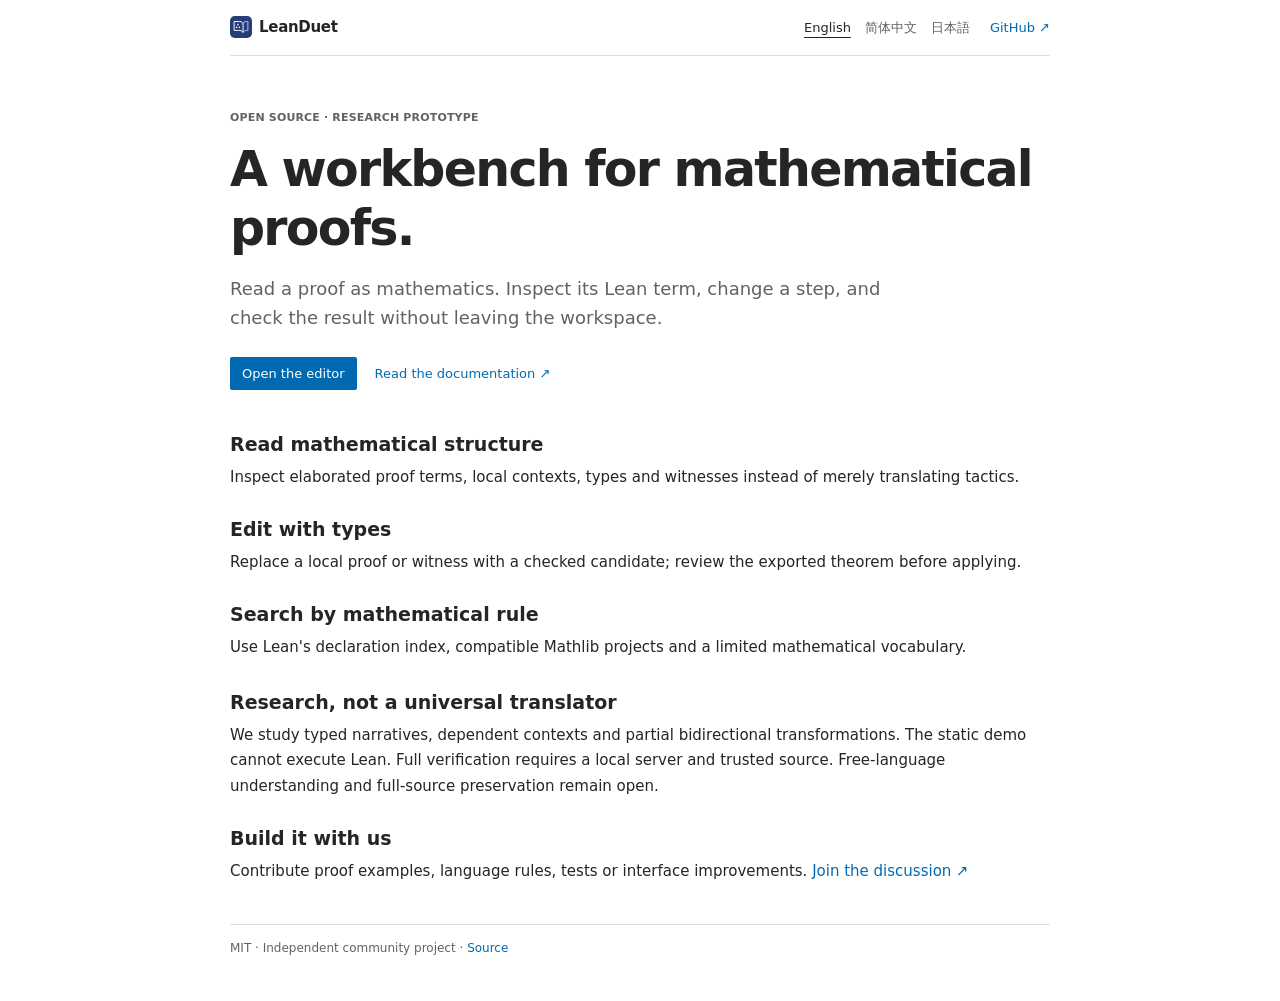
<file: web/about.html>
<!doctype html>
<html lang="en" data-theme="light"><head><meta charset="utf-8"><meta name="viewport" content="width=device-width,initial-scale=1"><title>About LeanDuet · 项目介绍 · プロジェクト紹介</title><link rel="stylesheet" href="style.css"><link rel="stylesheet" href="about.css"><link rel="icon" href="logo.svg" type="image/svg+xml"></head>
<body class="about-page"><header class="about-nav"><a class="brand" href="./"><img src="logo.svg" width="36" height="36" alt=""><span>Lean<span class="accent">Duet</span></span></a><nav aria-label="Language"><a href="#en" lang="en">English</a><a href="#zh" lang="zh-CN">简体中文</a><a href="#ja" lang="ja">日本語</a></nav><a href="https://github.com/Liangebra/leanduet">GitHub ↗</a></header>
<main class="about-main">
<article id="en" lang="en"><div class="eyebrow">OPEN SOURCE · RESEARCH PROTOTYPE</div><h1>A workbench for mathematical proofs.</h1><p class="lead">Read a proof as mathematics. Inspect its Lean term, change a step, and check the result without leaving the workspace.</p><div class="about-actions"><a class="launch" href="./">Open the editor</a><a href="https://github.com/Liangebra/leanduet/blob/main/README.md">Read the documentation ↗</a></div><div class="feature-grid"><section><h2>Read mathematical structure</h2><p>Inspect elaborated proof terms, local contexts, types and witnesses instead of merely translating tactics.</p></section><section><h2>Edit with types</h2><p>Replace a local proof or witness with a checked candidate; review the exported theorem before applying.</p></section><section><h2>Search by mathematical rule</h2><p>Use Lean's declaration index, compatible Mathlib projects and a limited mathematical vocabulary.</p></section></div><h2>Research, not a universal translator</h2><p>We study typed narratives, dependent contexts and partial bidirectional transformations. The static demo cannot execute Lean. Full verification requires a local server and trusted source. Free-language understanding and full-source preservation remain open.</p><h2>Build it with us</h2><p>Contribute proof examples, language rules, tests or interface improvements. <a href="./community.html">Join the discussion ↗</a></p></article>
<article id="zh" lang="zh-CN"><div class="eyebrow">开源 · 研究原型</div><h1>面向数学证明的工作台。</h1><p class="lead">在同一个工作区阅读数学证明、查看 Lean 证明项、修改推理并验证结果。</p><div class="about-actions"><a class="launch" href="./">打开编辑器</a><a href="https://github.com/Liangebra/leanduet/blob/main/README.zh-CN.md">阅读中文文档 ↗</a></div><div class="feature-grid"><section><h2>阅读数学结构</h2><p>提取 elaboration 后的真实证明项、局部上下文、类型和见证，而非逐行翻译 tactic。</p></section><section><h2>由类型约束编辑</h2><p>修改局部证明或构造性见证，审查经过验证的导出结果后再应用。</p></section><section><h2>按数学原理检索</h2><p>利用 Lean 的定理索引、兼容的 Mathlib 项目及受控数学概念词典。</p></section></div><h2>研究原型，而非万能翻译器</h2><p>研究类型化叙事、依赖上下文与部分双向变换。静态演示不执行 Lean；验证须启动本地服务并使用可信源码。自由自然语言解析、完整源码保留仍是研究目标。</p><h2>一起建设</h2><p>欢迎贡献数学证明案例、语言规则、测试或界面设计。<a href="./community.html">参与讨论 ↗</a></p></article>
<article id="ja" lang="ja"><div class="eyebrow">オープンソース · 研究用プロトタイプ</div><h1>数学の証明のためのワークベンチ。</h1><p class="lead">数学的な証明を読み、Lean の証明項を調べ、推論を編集して検証するための作業環境です。</p><div class="about-actions"><a class="launch" href="./">エディターを開く</a><a href="https://github.com/Liangebra/leanduet/blob/main/README.ja.md">日本語ドキュメント ↗</a></div><div class="feature-grid"><section><h2>数学的構造を読む</h2><p>tactic の単なる翻訳ではなく、elaboration 後の証明項、局所文脈、型、証人を調べます。</p></section><section><h2>型に基づいて編集する</h2><p>局所証明や存在証明の証人を置き換え、検査済みの候補を確認してから適用します。</p></section><section><h2>数学的な規則で検索する</h2><p>Lean の定理索引、互換性のある Mathlib プロジェクト、制御された数学用語を活用します。</p></section></div><h2>万能翻訳器ではなく、研究プロジェクト</h2><p>型付き数学的叙述、依存文脈、部分的な双方向変換を研究しています。静的デモでは Lean を実行できません。検証にはローカルサーバーと信頼できるコードが必要です。自由な自然言語の理解やソースの完全な保持は今後の課題です。</p><h2>一緒に開発しませんか</h2><p>証明例、数学用語、テスト、UI の改善を歓迎します。<a href="./community.html">議論に参加する ↗</a></p></article>
<footer>MIT · Independent community project · <a href="https://github.com/Liangebra/leanduet">Source</a></footer></main><script type="module" src="about.mjs"></script></body></html>
</file>
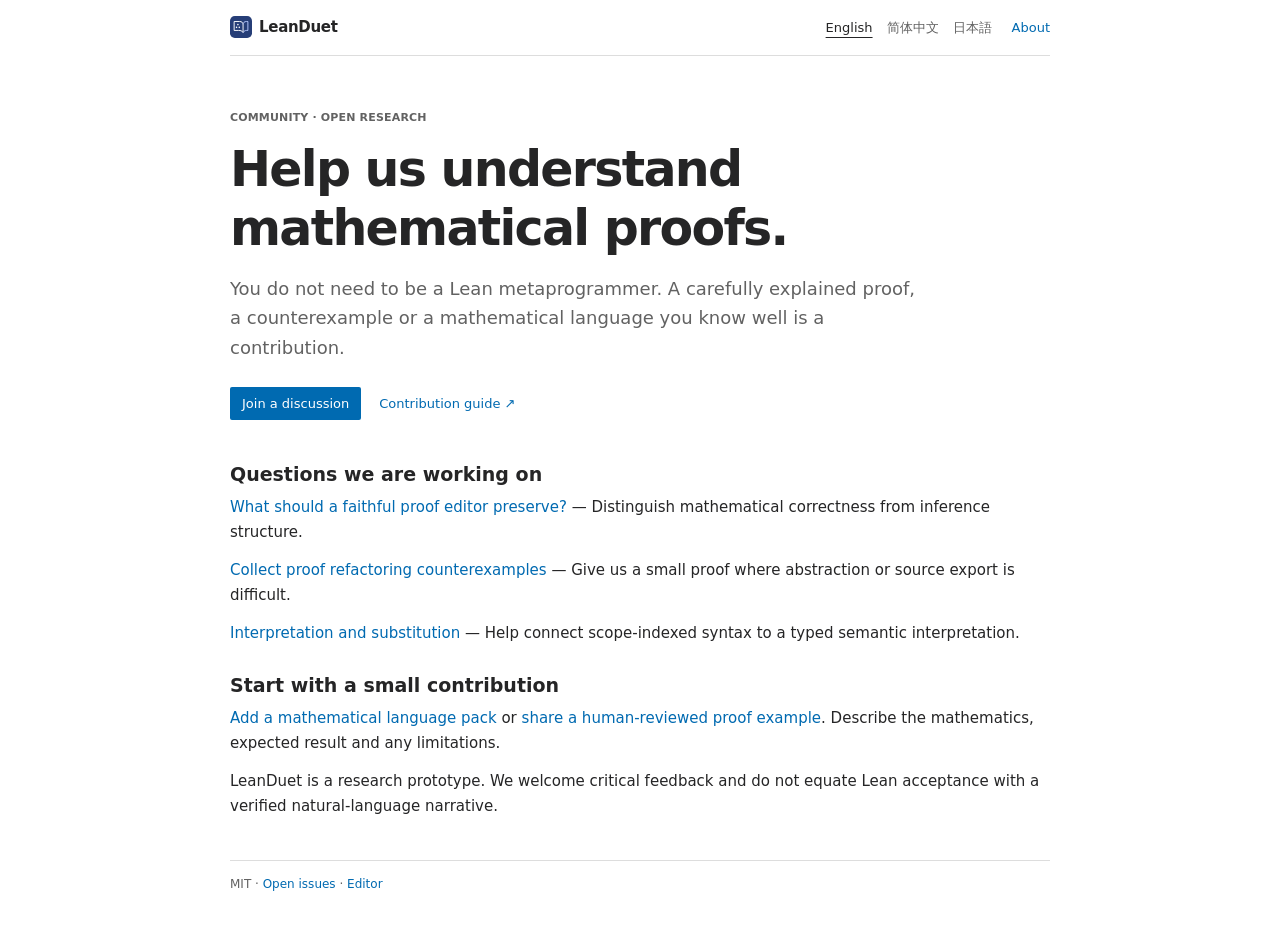
<file: web/community.html>
<!doctype html>
<html lang="en"><head><meta charset="utf-8"><meta name="viewport" content="width=device-width,initial-scale=1"><title>LeanDuet — Community</title><link rel="stylesheet" href="style.css"><link rel="stylesheet" href="about.css"><link rel="icon" href="logo.svg"></head>
<body class="about-page"><header class="about-nav"><a class="brand" href="./"><img src="logo.svg" width="36" height="36" alt=""><span>Lean<span class="accent">Duet</span></span></a><nav aria-label="Language"><a href="#en" lang="en">English</a><a href="#zh" lang="zh-CN">简体中文</a><a href="#ja" lang="ja">日本語</a></nav><a href="./about.html">About</a></header><main class="about-main">
<article id="en" lang="en"><div class="eyebrow">COMMUNITY · OPEN RESEARCH</div><h1>Help us understand mathematical proofs.</h1><p class="lead">You do not need to be a Lean metaprogrammer. A carefully explained proof, a counterexample or a mathematical language you know well is a contribution.</p><div class="about-actions"><a class="launch" href="https://github.com/Liangebra/leanduet/discussions">Join a discussion</a><a href="https://github.com/Liangebra/leanduet/blob/main/CONTRIBUTING.md">Contribution guide ↗</a></div><h2>Questions we are working on</h2><p><a href="https://github.com/Liangebra/leanduet/issues/7">What should a faithful proof editor preserve?</a> — Distinguish mathematical correctness from inference structure.</p><p><a href="https://github.com/Liangebra/leanduet/issues/9">Collect proof refactoring counterexamples</a> — Give us a small proof where abstraction or source export is difficult.</p><p><a href="https://github.com/Liangebra/leanduet/issues/10">Interpretation and substitution</a> — Help connect scope-indexed syntax to a typed semantic interpretation.</p><h2>Start with a small contribution</h2><p><a href="https://github.com/Liangebra/leanduet/issues/8">Add a mathematical language pack</a> or <a href="https://github.com/Liangebra/leanduet/issues/2">share a human-reviewed proof example</a>. Describe the mathematics, expected result and any limitations.</p><p>LeanDuet is a research prototype. We welcome critical feedback and do not equate Lean acceptance with a verified natural-language narrative.</p></article>
<article id="zh" lang="zh-CN"><div class="eyebrow">开源社区 · 开放研究</div><h1>一起研究如何理解数学证明。</h1><p class="lead">你不必懂 Lean 元编程。一份有数学思路的证明、一个反例，或者你熟悉的数学语言，都可以成为贡献。</p><div class="about-actions"><a class="launch" href="https://github.com/Liangebra/leanduet/discussions">参与讨论</a><a href="https://github.com/Liangebra/leanduet/blob/main/CONTRIBUTING.md">贡献指南 ↗</a></div><h2>值得共同研究的问题</h2><p><a href="https://github.com/Liangebra/leanduet/issues/7">证明编辑应当保持什么？</a>——区分数学正确性与推理结构的保真。</p><p><a href="https://github.com/Liangebra/leanduet/issues/9">证明重构反例库</a>——提供抽象或导出困难的小型证明。</p><p><a href="https://github.com/Liangebra/leanduet/issues/10">语义解释与代换</a>——探索作用域语法和类型化解释之间的相容性。</p><h2>从一个小贡献开始</h2><p><a href="https://github.com/Liangebra/leanduet/issues/8">贡献数学语言包</a>，或<a href="https://github.com/Liangebra/leanduet/issues/2">分享经过人工审阅的证明案例</a>。说明数学思路、预期结果与限制即可。</p><p>项目仍是研究原型，欢迎批判性意见；Lean 验证通过不代表自然语言叙事本身已被验证。</p></article>
<article id="ja" lang="ja"><div class="eyebrow">コミュニティ · オープンな研究</div><h1>数学の証明を一緒に理解する。</h1><p class="lead">Lean のメタプログラミングの知識は必須ではありません。丁寧な証明の説明、反例、数学用語も貢献になります。</p><div class="about-actions"><a class="launch" href="https://github.com/Liangebra/leanduet/discussions">議論に参加する</a><a href="https://github.com/Liangebra/leanduet/blob/main/CONTRIBUTING.md">貢献ガイド ↗</a></div><h2>研究課題</h2><p><a href="https://github.com/Liangebra/leanduet/issues/7">証明の編集で何を保持すべきか</a> — 正しさと推論構造を区別します。</p><p><a href="https://github.com/Liangebra/leanduet/issues/9">証明リファクタリングの反例</a> — 抽象化や出力が難しい小さな証明を募集します。</p><p><a href="https://github.com/Liangebra/leanduet/issues/10">意味解釈と代入</a> — スコープ付き構文と型付き意味解釈の関係を研究します。</p><h2>小さな貢献から</h2><p><a href="https://github.com/Liangebra/leanduet/issues/8">数学言語パック</a>や<a href="https://github.com/Liangebra/leanduet/issues/2">人が確認した証明例</a>を歓迎します。</p><p>研究用プロトタイプです。Lean の検査が自然言語の説明そのものを保証するわけではありません。</p></article><footer>MIT · <a href="https://github.com/Liangebra/leanduet/issues">Open issues</a> · <a href="./">Editor</a></footer></main><script type="module" src="about.mjs"></script></body></html>
</file>
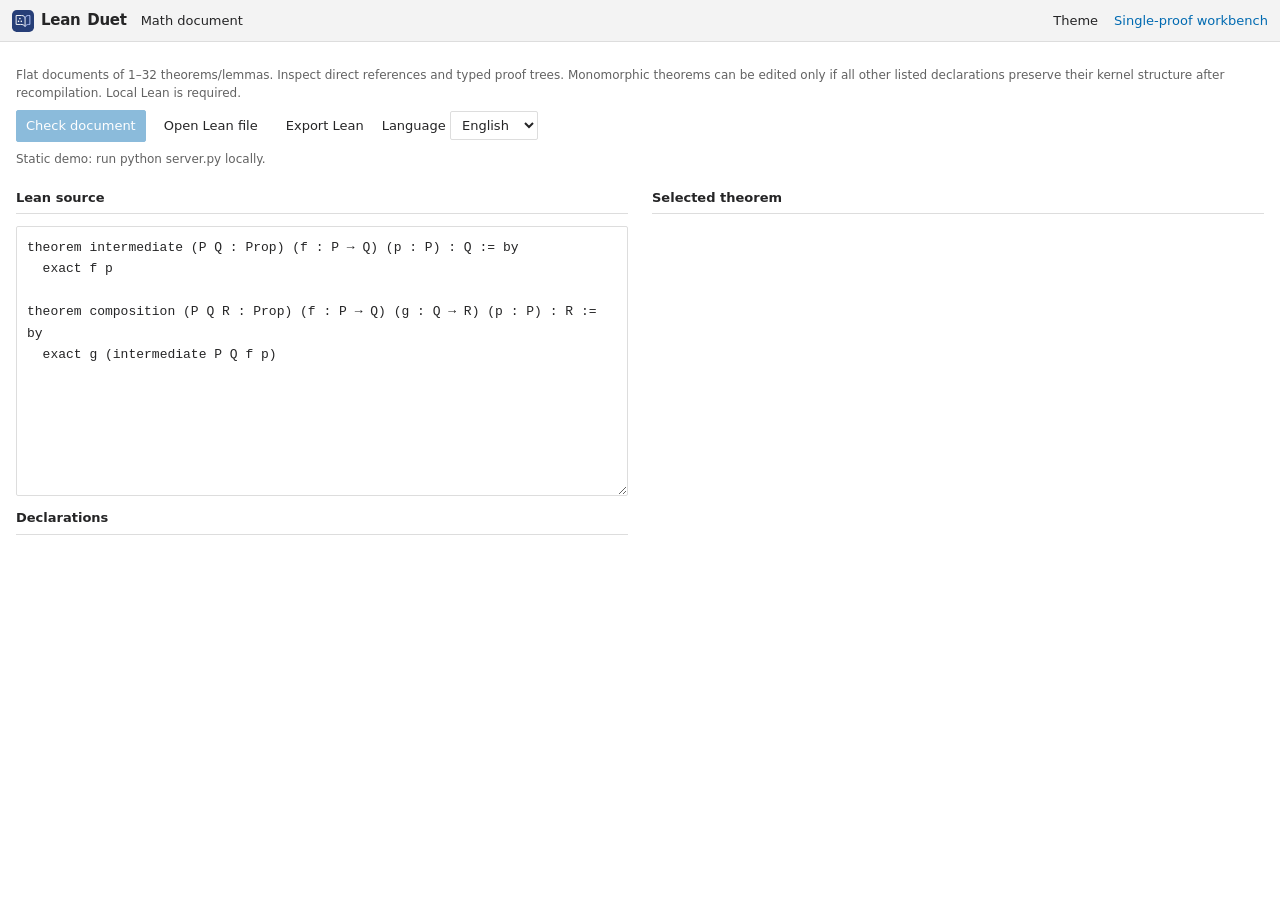
<file: web/document.html>
<!doctype html>
<html lang="en" data-theme="light"><head><meta charset="utf-8"><meta name="viewport" content="width=device-width,initial-scale=1"><title>LeanDuet — Math document</title><link rel="stylesheet" href="style.css"><link rel="stylesheet" href="document.css"></head>
<body class="documentPage"><header class="top"><a class="brand" href="./"><img src="logo.svg" alt="" width="28" height="28">Lean<span class="accent">Duet</span></a><span>Math document</span><div class="actions"><button id="docTheme">Theme</button><a href="./">Single-proof workbench</a></div></header>
<main class="documentMain"><p class="hint">Flat documents of 1–32 theorems/lemmas. Inspect direct references and typed proof trees. Monomorphic theorems can be edited only if all other listed declarations preserve their kernel structure after recompilation. Local Lean is required.</p>
<div class="documentActions"><button id="docAnalyze" class="primary">Check document</button><button id="docOpen">Open Lean file</button><input id="docFile" type="file" accept=".lean,text/plain" hidden><button id="docSave">Export Lean</button><label>Language <select id="docLanguage"></select></label></div><p id="docStatus" role="status" class="hint"></p>
<div class="documentGrid"><section><h2>Lean source</h2><textarea id="docSource" spellcheck="false" aria-label="Mathematical document Lean source"></textarea><h2>Declarations</h2><div id="docDecls"></div></section><section><h2>Selected theorem</h2><div id="docStatement"></div><div id="docProof"></div><section id="docEdit" hidden><h2>Local replacement</h2><p id="docTarget"></p><textarea id="docReplacement" spellcheck="false" aria-label="Replacement proof"></textarea><div class="documentActions"><button id="docPreview">Check replacement</button><button id="docApply" disabled>Apply checked preview</button></div><p id="docPatchStatus" role="status"></p><pre id="docPatch"></pre></section></section></div></main><script type="module" src="document.mjs"></script></body></html>
</file>
<file: web/style.css>
/* LeanDuet workbench — flat, editor-first layout. */
:root{
 color-scheme:light;--bg:#fff;--paper:#fff;--rail:#f3f3f3;--ink:#252526;--muted:#626262;--line:#ddd;--soft:#f3f3f3;--accent:#006ab1;--accent-soft:#e5eef6;--code:#fff;--warn:#a1260d;--mono:"Cascadia Code","SFMono-Regular",Consolas,"Liberation Mono",monospace;--split:50%;--top:42px;
}
html[data-theme=dark]{color-scheme:dark;--bg:#1e1e1e;--paper:#1e1e1e;--rail:#252526;--ink:#d4d4d4;--muted:#a6a6a6;--line:#3b3b3b;--soft:#2d2d30;--accent:#75b7ef;--accent-soft:#263b4e;--code:#1e1e1e;--warn:#f48771}
*{box-sizing:border-box}
body{margin:0;color:var(--ink);background:var(--bg);font:13px/1.5 system-ui,-apple-system,"Segoe UI",sans-serif}
button,input,textarea,select{font:inherit;color:inherit}
button{background:transparent;border:1px solid transparent;border-radius:2px;padding:5px 9px;cursor:pointer;font-weight:500;white-space:nowrap}
button:hover{background:var(--soft)}button:disabled{opacity:.45;cursor:not-allowed}button:focus-visible,a:focus-visible,input:focus-visible,textarea:focus-visible,select:focus-visible,summary:focus-visible,[role=separator]:focus-visible{outline:2px solid var(--accent);outline-offset:-2px}
button.primary{background:#006ab1;color:#fff;border-color:#006ab1}button.primary:hover{background:#005b99}a{color:var(--accent);text-decoration:none}a:hover{text-decoration:underline}small,.hint{color:var(--muted);font-size:12px;display:block;line-height:1.5}.hint{margin:8px 0}pre,code{font-family:var(--mono)}pre{white-space:pre-wrap;overflow-wrap:anywhere;margin:8px 0;max-height:240px;overflow:auto;font-size:12px;line-height:1.6}
[hidden]{display:none!important}
.top{height:var(--top);display:flex;align-items:center;gap:14px;padding:0 12px;background:var(--rail);border-bottom:1px solid var(--line);position:sticky;top:0;z-index:10}
.brand{display:flex;align-items:center;gap:7px;color:var(--ink);font-size:15px;font-weight:650;letter-spacing:-.02em;white-space:nowrap}.brand img{width:22px;height:22px}.brand small{display:none}.accent{color:var(--ink)}
.topname{flex:1;min-width:0;display:flex;align-items:center;justify-content:center;gap:8px;overflow:hidden}.topname #docname{overflow:hidden;text-overflow:ellipsis;white-space:nowrap;font-size:12px}
.actions,.workactions,.panelactions,.diaghead{display:flex;align-items:center;gap:6px}.top .actions{margin-left:auto}.iconlink{color:var(--ink);font-size:12px;white-space:nowrap;padding:5px 6px}.iconlink:hover{background:var(--soft);text-decoration:none}
.pill{font-size:11px;color:var(--muted);white-space:nowrap}.pill[data-state=dirty]{color:var(--warn)}.pill[data-state=pass]{color:var(--accent)}
.shell{height:calc(100dvh - var(--top));display:grid;grid-template-columns:212px minmax(0,1fr);min-height:0}.explorer-hidden .shell{grid-template-columns:minmax(0,1fr)}.explorer-hidden .rail{display:none}
.rail{background:var(--rail);border-right:1px solid var(--line);display:flex;flex-direction:column;gap:1px;padding:9px 0;min-height:0;overflow:auto}
.rail-title,.section-label,.eyebrow{font-size:11px;font-weight:600;color:var(--muted);letter-spacing:.015em}.rail-title,.section-label{padding:5px 12px;display:flex;justify-content:space-between;gap:8px}.rail-title{margin-bottom:8px}.section-label{margin:12px 0 2px;background:var(--soft);color:var(--ink)}
.railbtn,.example,.outlineItem{display:block;width:100%;text-align:left;border:0;border-radius:0;font-size:12px;white-space:normal;overflow-wrap:anywhere;padding:5px 14px}.example.active,.outlineItem.active{background:var(--accent-soft);color:var(--ink)}.outlineItem{font-family:var(--mono);font-weight:400}.railfoot{margin-top:auto;padding:16px 12px 0}.railfoot a{display:block;color:var(--muted);font-size:12px;margin:3px 0}.railfoot small{margin-top:9px}
.shell>main{display:flex;flex-direction:column;min-width:0;min-height:0;overflow:hidden}
.worktop{display:flex;justify-content:space-between;align-items:center;gap:12px;padding:6px 12px;border-bottom:1px solid var(--line);min-height:44px;background:var(--paper)}
.worktop>div:first-child{min-width:0}.worktop .eyebrow{display:none}.worktop h1{font-size:14px;font-weight:600;margin:0;overflow-wrap:anywhere;line-height:1.4}#theoremMeta{font-size:11px;color:var(--muted);margin:0;overflow-wrap:anywhere}
.switch{display:flex;align-items:center;gap:4px;font-size:12px;color:var(--muted);white-space:nowrap}.workactions button{font-size:12px}.workactions button[aria-pressed=true]{background:var(--accent-soft)}
.notice{padding:5px 12px;background:var(--paper);color:var(--muted);font-size:11px;white-space:pre-wrap;overflow-wrap:anywhere;max-height:84px;overflow:auto;border-bottom:1px solid var(--line)}.notice.error{color:var(--warn);background:var(--soft)}
.panes{display:grid;grid-template-columns:minmax(0,var(--split)) 5px minmax(0,1fr);flex:1;min-height:0;min-width:0;overflow:hidden}
.pane{background:var(--paper);min-width:0;min-height:0;display:flex;flex-direction:column;overflow:hidden}.panehead{display:flex;justify-content:space-between;align-items:center;gap:8px;padding:7px 13px;min-height:34px;background:var(--rail)}.panehead .eyebrow{display:none}.panehead h2{font-size:12px;font-weight:600;margin:0}.splitter{background:var(--line);cursor:col-resize;touch-action:none;outline-offset:-1px}.splitter:hover,.splitter:focus-visible,.splitter.dragging{background:var(--accent)}
.tabs{display:flex;gap:0;padding:0;background:var(--rail);border-bottom:1px solid var(--line);overflow:auto;flex-shrink:0}.tabs button{font-size:12px;padding:8px 12px;border:0;border-radius:0;border-top:2px solid transparent;color:var(--muted)}.tabs button[aria-pressed=true]{background:var(--paper);color:var(--ink);border-top-color:var(--accent)}
.readingView,.tabbody{flex:1;min-height:0;overflow:auto;min-width:0}.readingView{padding:22px clamp(16px,3vw,48px)}.paper{max-width:760px;margin:0 auto;padding:0;background:transparent}.paper>.eyebrow{font:600 12px system-ui,sans-serif;letter-spacing:0}.statement{font:18px/1.8 Georgia,"Times New Roman",serif;margin:10px 0 28px;overflow-wrap:anywhere}.statement math{font-size:20px}.statement code{font:12px/1.7 var(--mono);color:var(--muted)}.proof-title{display:flex;justify-content:space-between;align-items:baseline;gap:8px;font:italic 18px Georgia,serif;margin-bottom:8px}.proof-title span{font:11px system-ui,sans-serif;color:var(--muted)}
.step{width:100%;display:flex;align-items:baseline;text-align:left;gap:10px;padding:8px 5px;border:0;border-radius:0;background:transparent;white-space:normal;overflow-wrap:anywhere;font:16px/1.65 Georgia,serif}.step .line{font:11px var(--mono);color:var(--muted);min-width:18px}.step .steptext{flex:1;min-width:0}.step code{font:12px var(--mono);overflow-wrap:anywhere}.step math{font-size:17px}.step:hover,.step.selected{background:var(--accent-soft);color:var(--ink)}.step.selected .line{color:var(--accent)}.statement math,.step math{display:inline math;vertical-align:middle}.qed{text-align:right;font-size:20px}.narrativeStatus{margin:22px 0 0;color:var(--muted);font-size:11px}
textarea,input,select{background:var(--code);border:1px solid var(--line);border-radius:2px}textarea{display:block;width:100%;padding:10px;resize:vertical;min-height:80px;font:13px/1.6 var(--mono)}input:not([type=checkbox]):not([type=file]),select{padding:5px 7px;max-width:100%}.stepEditor,.proposalbox{margin:12px 0;padding:12px 0;background:transparent;border-top:1px solid var(--line)}.stepEditor input{width:100%;margin:8px 0;font-family:var(--mono)}.stepModes{display:flex;gap:8px;align-items:center}.stepEditor .actions{justify-content:flex-end}
.codebar{display:flex;justify-content:space-between;align-items:center;gap:8px;padding:7px 12px;font:12px var(--mono);background:var(--rail);border-bottom:1px solid var(--line);color:var(--muted)}#codeFilename{color:var(--ink);overflow-wrap:anywhere}
.codewrap{display:grid;grid-template-columns:42px minmax(0,1fr);flex:1;min-height:180px;position:relative;background:var(--code);overflow:hidden}
#gutter,#lean,#highlight{margin:0;font:13px/23px var(--mono);tab-size:2;letter-spacing:0;font-variant-ligatures:none;padding:12px 0}
#gutter{text-align:right;padding-right:10px;color:var(--muted);overflow:hidden;white-space:pre;max-height:none;user-select:none}
.editorSurface{position:relative;min-width:0;min-height:0}
#lean,#highlight{position:absolute;inset:0;width:100%;height:100%;padding-left:10px;padding-right:12px;white-space:pre;overflow:auto;resize:none;border:0;border-radius:0;max-height:none}
#lean{background:transparent;z-index:1;min-height:0;color:transparent;caret-color:var(--ink);-webkit-text-fill-color:transparent}
#lean::selection{background:#4492d44d;color:transparent}
#highlight{pointer-events:none;color:var(--ink);overflow:hidden}
.tok-keyword{color:#0000c0}.tok-comment{color:#008000}.tok-number{color:#098658}.tok-string{color:#a31515}.tok-symbol{color:#795e26}
html[data-theme=dark] .tok-keyword{color:#569cd6}html[data-theme=dark] .tok-comment{color:#6a9955}html[data-theme=dark] .tok-number{color:#b5cea8}html[data-theme=dark] .tok-string{color:#ce9178}html[data-theme=dark] .tok-symbol{color:#dcdcaa}
@media(forced-colors:active){#highlight{display:none}#lean{color:CanvasText;-webkit-text-fill-color:CanvasText;caret-color:CanvasText}}
#prose{width:100%;min-height:calc(100% - 45px);border:0;resize:vertical}.tabbody#notesView{padding:14px}#prompt{min-height:170px;font-family:inherit}
.panelactions{justify-content:flex-end;flex-wrap:wrap;padding:6px 9px;border-top:1px solid var(--line);background:var(--rail);flex-shrink:0}.panelactions button{font-size:12px}.diagnostics{padding:8px 12px;min-height:100px;max-height:28%;overflow:auto;border-top:1px solid var(--line)}.diaghead{justify-content:space-between}.diagnostics pre{margin:6px 0}
.inspector{display:grid;grid-template-columns:minmax(0,1fr) minmax(0,1fr) auto;gap:10px;align-items:center;border-top:1px solid var(--line);background:var(--rail);padding:7px 12px;flex-shrink:0}.inspector strong,.inspector code,.inspector span:not(.eyebrow){display:block;overflow-wrap:anywhere}.inspector strong{font-size:12px}.inspector code,.inspector small{font-size:11px;color:var(--muted)}.inspector .eyebrow{font-size:10px;display:block}
.shell footer{display:flex;justify-content:space-between;gap:8px;padding:4px 12px;border-top:1px solid var(--line);background:var(--rail);color:var(--muted);font-size:11px;flex-shrink:0}
.semanticPanel{padding:16px 18px}.semanticPanel p{font-size:12px;color:var(--muted);margin:7px 0 12px}.semanticPanel button{font-size:12px;margin:3px 4px 3px 0}.typedTools{display:flex;gap:9px;align-items:center;flex-wrap:wrap;margin:14px 0;font-size:12px;color:var(--muted)}
.typedNarrative{margin:12px 0 20px}.typedNarrative:empty,.chainBindings:empty{display:none}.derivedStep{font:16px/1.65 Georgia,serif;padding:7px 0;overflow-wrap:anywhere}.derivedStep code{font:12px var(--mono)}.derivedStep .narrativeEdit{font:11px system-ui,sans-serif;color:var(--accent);margin:0 0 0 6px;padding:2px 5px}.typedNode{margin:6px 0;padding:3px 0;overflow-wrap:anywhere}.typedNode .typedNode{margin-left:14px}.typedNode summary,.patchScope summary,.chainEditor summary{cursor:pointer;font-size:12px;color:var(--accent);padding:3px 0}.typedType{margin:4px 0}.typedNode code{display:block;font:12px/1.6 var(--mono);white-space:pre-wrap}.typedNode pre{max-height:140px}
.typedPatch{margin-top:20px;padding:12px 0;border-top:1px solid var(--line)}.typedPatch label{display:block;font-size:12px;font-weight:500;margin:8px 0 4px}.typedPatch textarea{min-height:90px;margin:5px 0}.typedPatch pre{background:var(--code);padding:8px 0}.typedPatch small{margin-top:6px}.patchScope,.patchSuggestions,.witnessPair,.ruleSearch,.chainEditor{margin:15px 0;padding:10px 0;border-top:1px solid var(--line)}.scopeRow{display:grid;grid-template-columns:minmax(44px,auto) minmax(0,1fr);gap:12px;padding:4px 0;font-size:12px}.scopeRow code{font:12px var(--mono);white-space:pre-wrap;overflow-wrap:anywhere}.patchSuggestions #patchChoices{display:flex;flex-wrap:wrap;gap:4px}.patchSuggestions button,.ruleResult button{color:var(--accent)}.witnessPair input,.ruleSearch input{width:100%;font-family:var(--mono)}.ruleResult{display:grid;gap:3px;padding:7px 0}.ruleResult code{font:12px var(--mono);white-space:pre-wrap;overflow-wrap:anywhere}.ruleResult button{justify-self:start}.chainEditor textarea{min-height:120px}.chainBindings{margin:8px 0}.hint,#typedStatus,#patchStatus,#ruleStatus{white-space:pre-wrap;overflow-wrap:anywhere}
.focus-reading .panes{grid-template-columns:minmax(0,1fr)}.focus-reading .codepane,.focus-reading .splitter{display:none}.focus-reading .readingView{padding:32px clamp(18px,6vw,72px)}
.notebook-layout .shell>main{overflow:auto}.notebook-layout .panes{display:flex;flex-direction:column;flex:none;overflow:visible}.notebook-layout .splitter{display:none}.notebook-layout .pane{flex:none;overflow:visible}.notebook-layout .readingView,.notebook-layout .tabbody{overflow:visible;min-height:240px}.notebook-layout .codewrap{flex:none;height:300px}.notebook-layout .diagnostics{max-height:180px}.notebook-layout .inspector{margin-top:0}
@media(max-width:1100px){.shell{grid-template-columns:172px minmax(0,1fr)}.topname{display:none}.workactions{flex-wrap:wrap}.readingView{padding:17px}.top{gap:8px}}
@media(max-width:800px){.top{height:auto;min-height:42px;flex-wrap:wrap;padding:6px 8px}.top .actions{margin:0;flex-wrap:wrap;gap:3px}.top .actions button,.iconlink{font-size:11px;padding:5px}.shell{display:block;height:auto;min-height:100vh}.rail{border-right:0;border-bottom:1px solid var(--line);flex-direction:row;flex-wrap:wrap;padding:5px 8px;gap:2px;overflow:visible}.rail-title,.railfoot,.rail .section-label,#outline{display:none}.railbtn{width:auto;padding:5px 6px}.rail #examples{width:100%;display:flex;overflow-x:auto;gap:0}.rail .example{width:auto;flex:0 0 auto;font-size:11px;padding:6px 8px}.shell>main{overflow:visible}.worktop{align-items:flex-start;flex-wrap:wrap}.panes{display:flex;flex-direction:column;overflow:visible;flex:none}.splitter{display:none}.pane{overflow:visible;flex:none}.readingView,.tabbody{min-height:220px;overflow:visible}.codewrap{height:290px;flex:none}.inspector{grid-template-columns:1fr}.shell footer{flex-wrap:wrap}.diagnostics{max-height:180px}.semanticPanel{padding:12px}.focus-reading .readingView{padding:22px 18px}}

/* Keep long mathematical and source content in its own scrollable viewport. */
.proofDisclosure{font:12px var(--mono);padding:0 5px;vertical-align:baseline;color:var(--muted)}
.foldCount,.dependencyUse{font:11px/1.5 system-ui,sans-serif;color:var(--muted)}
.typedTools button{margin:0}
.scopeRow>div{min-width:0}
@media(max-width:800px){
 .shell>main,.panes,.pane,.tabbody,.readingView,.paper,.worktop,.notice,.inspector,.diagnostics,.codebar,.editorSurface{min-width:0;max-width:100%;width:100%}
 .tabs{max-width:100%;width:100%;overflow-x:auto;flex-wrap:nowrap}
 .tabs button{flex:0 0 auto}
 .panelactions,.workactions,.actions{max-width:100%;min-width:0;flex-wrap:wrap}
 .inspector{grid-template-columns:minmax(0,1fr)}
 .inspector>*{min-width:0;overflow-wrap:anywhere}
 .codebar{flex-wrap:wrap}
 .codebar>*{min-width:0;overflow-wrap:anywhere}
 .step{max-width:100%;min-width:0}
 #prose,#prompt{min-width:0;max-width:100%}
 .statement,.steptext,.derivedStep,.typedType{overflow-x:auto}
}

.typedPatch .scopeFilter{display:flex;align-items:center;gap:5px;font-size:12px;font-weight:400;color:var(--muted);margin-bottom:10px}

#formulaPreview{font-family:var(--mono);overflow-wrap:anywhere}

.completionPanel{padding:8px 12px;max-height:180px;overflow:auto;border-top:1px solid var(--line);background:var(--paper);flex-shrink:0}.completionPanel .completionItem{display:block;text-align:left;width:100%;font:12px var(--mono);white-space:normal;overflow-wrap:anywhere}.completionPanel .completionItem:hover{background:var(--accent-soft)}

#irOutput{max-height:320px;overflow:auto;white-space:pre-wrap;overflow-wrap:anywhere}#irOutput:empty{display:none}

#abstractOutput{max-height:320px;overflow:auto;white-space:pre-wrap;overflow-wrap:anywhere}#abstractOutput:empty{display:none}

.exploreHead h3{font-size:15px;margin:6px 0;font-weight:600}.exploreActions{flex-wrap:wrap;justify-content:flex-start}.exploreAI{margin-top:12px;border-top:1px solid var(--line);padding-top:8px}.exploreAI summary{cursor:pointer;color:var(--muted)}#notesView #prompt{min-height:300px;font:15px/1.7 Georgia,serif}#noteGoal{margin:4px 0 8px}

.exploreLedger{border-top:1px solid var(--line);margin-top:14px;padding-top:8px}.exploreLedger h3{font-size:14px;margin:5px 0}.exploreObject{border-bottom:1px solid var(--line);padding:7px 0}.exploreObject summary{cursor:pointer;overflow-wrap:anywhere}.objectField{display:block;color:var(--muted);margin:8px 0;font-size:12px}.objectField input,.objectField textarea,.objectField select{display:block;width:100%;border:1px solid var(--line);background:var(--code);color:var(--ink);padding:6px;min-height:30px}.exploreObject .objectField textarea{min-height:70px;font:13px/1.5 var(--mono);resize:vertical}

#interpretText{min-height:96px}#interpretResults .ruleResult{overflow-wrap:anywhere}.workactions{flex-wrap:wrap}

.authorWording{font-style:italic;color:var(--muted);white-space:pre-wrap;overflow-wrap:anywhere}.authorWording::before{content:'〔'}.authorWording::after{content:'〕 '}

.staleReading{opacity:.5;pointer-events:none}.staleReading button{visibility:hidden}

.narrativePremises{display:flex;align-items:baseline;flex-wrap:wrap;gap:5px;margin:4px 0 2px;font-size:12px;color:var(--muted)}.premiseRef{border-bottom:1px solid var(--line);padding:1px 4px;font-family:var(--mono);overflow-wrap:anywhere}.inferenceNumber{color:var(--muted);font-variant-numeric:tabular-nums}

#offlineTranslator input,#offlineTranslator textarea{display:block;width:100%;min-width:0;margin:5px 0 10px}#offlineTranslator textarea{min-height:100px}#offlineResult pre{white-space:pre-wrap;overflow-wrap:anywhere}

/* Language controls share the existing workbench visual tokens. */
#interfaceLanguage{font-size:12px;max-width:110px;white-space:nowrap}
.narrative-language{display:flex;align-items:center;gap:5px;flex-wrap:wrap;font-size:12px}
.narrative-language select{max-width:120px}
@media(max-width:800px){#interfaceLanguage{font-size:11px;padding:4px 5px}.narrative-language{font-size:11px}}

.tacticTrace{list-style:decimal;padding-left:24px;display:grid;gap:10px;margin:12px 0}
.traceStep{border:1px solid var(--line);border-radius:8px;background:var(--code);padding:10px;min-width:0}
.traceRange,.traceReferences{font-size:12px;color:var(--muted);overflow-wrap:anywhere}
.traceSyntax,.traceGoals{white-space:pre-wrap;overflow-wrap:anywhere;background:var(--paper);border:1px solid var(--line);border-radius:5px;padding:8px;margin:6px 0;color:var(--ink);font:12px/1.55 var(--mono)}
.traceStep h4{font-size:12px;margin:9px 0 4px;color:var(--muted)}
</file>
<file: web/about.css>
.about-page{background:var(--paper);color:var(--ink);min-height:100vh}.about-nav{display:flex;align-items:center;gap:20px;padding:16px 0;border-bottom:1px solid var(--line);max-width:820px;margin:0 auto}.about-nav nav{margin-left:auto;display:flex;gap:14px;flex-wrap:wrap}.about-nav nav a{color:var(--muted)}.about-nav nav a[aria-current]{color:var(--ink);text-decoration:underline;text-underline-offset:5px}.about-main{max-width:820px;margin:auto;padding:54px 0 30px}.about-main h1{font-size:clamp(32px,5vw,49px);line-height:1.2;letter-spacing:-.035em;margin:15px 0;font-weight:600}.about-main .lead{font-size:18px;line-height:1.65;max-width:690px;color:var(--muted)}.about-actions{display:flex;gap:18px;align-items:center;flex-wrap:wrap;margin:24px 0 40px}.about-actions .launch{background:#006ab1;color:white;padding:7px 12px;border-radius:2px}.feature-grid{display:block;margin:28px 0}.feature-grid section{padding:0;margin:22px 0}.about-main h2{font-size:19px;font-weight:600;margin:25px 0 6px}.about-main p{font-size:15px;line-height:1.7;margin:5px 0 12px}.about-main footer{color:var(--muted);font-size:12px;border-top:1px solid var(--line);margin-top:40px;padding:14px 0}.about-main article[hidden]{display:none}@media(max-width:880px){.about-nav{margin:0 18px;flex-wrap:wrap;gap:12px}.about-main{padding:35px 20px}.about-nav nav{margin-left:0}.about-main .lead{font-size:16px}}
</file>
<file: web/document.css>
.documentMain{max-width:1440px;margin:auto;padding:16px}.documentActions{display:flex;flex-wrap:wrap;gap:8px;align-items:center}.documentGrid{display:grid;grid-template-columns:minmax(0,1fr) minmax(0,1fr);gap:24px}.documentGrid section{min-width:0}.documentGrid h2{font-size:13px;font-weight:600;margin:12px 0;border-bottom:1px solid var(--line);padding-bottom:6px}.documentGrid textarea{display:block;width:100%;min-height:270px;font:13px/1.65 var(--mono);border:1px solid var(--line);background:var(--code);padding:10px;resize:vertical}.documentGrid #docReplacement{min-height:88px}.documentRow{display:block;width:100%;text-align:left;white-space:normal;border-bottom:1px solid var(--line);overflow-wrap:anywhere}.documentRow[aria-pressed=true]{background:var(--accent-soft)}.documentProofRow{padding:7px 4px;border-bottom:1px solid var(--line);overflow-wrap:anywhere}.documentProofRow button{color:var(--accent)}.documentPage .top .actions{margin-left:auto}@media(max-width:780px){.documentGrid{grid-template-columns:1fr;gap:12px}.documentPage .top{height:auto;min-height:42px;flex-wrap:wrap}.documentMain{padding:12px}}
</file>
